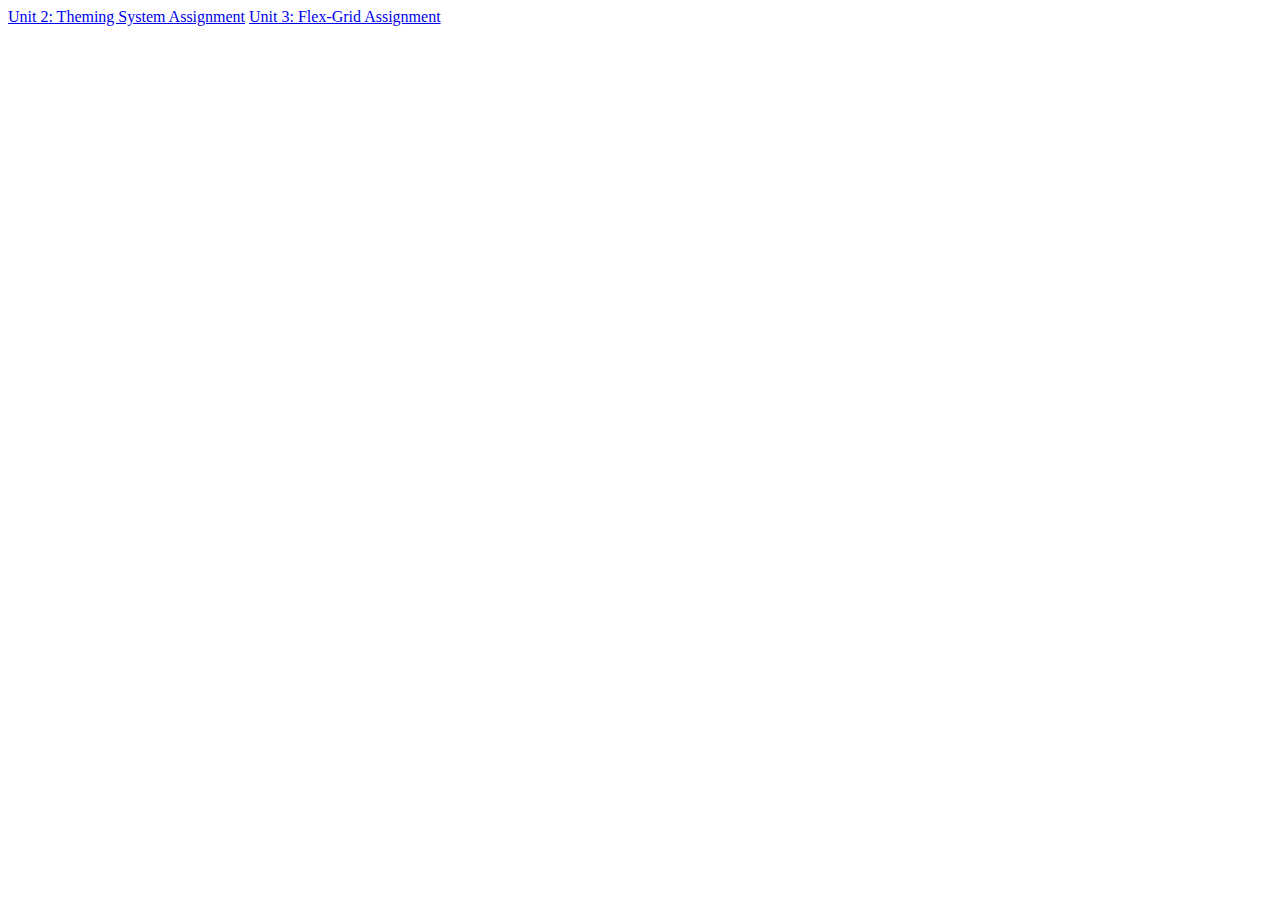
<file: index.html>
<!DOCTYPE html>
<html lang="en">
<head>
    <meta charset="UTF-8">
    <meta name="viewport" content="width=device-width, initial-scale=1.0">
    <title>Document</title>
</head>
<body>
    <header>
        <a href="unit2/theming-system/index.html">Unit 2: Theming System Assignment</a>
        <a href="unit3/flex-grid/index.html">Unit 3: Flex-Grid Assignment</a>
    </header>
</body>
</html>
</file>
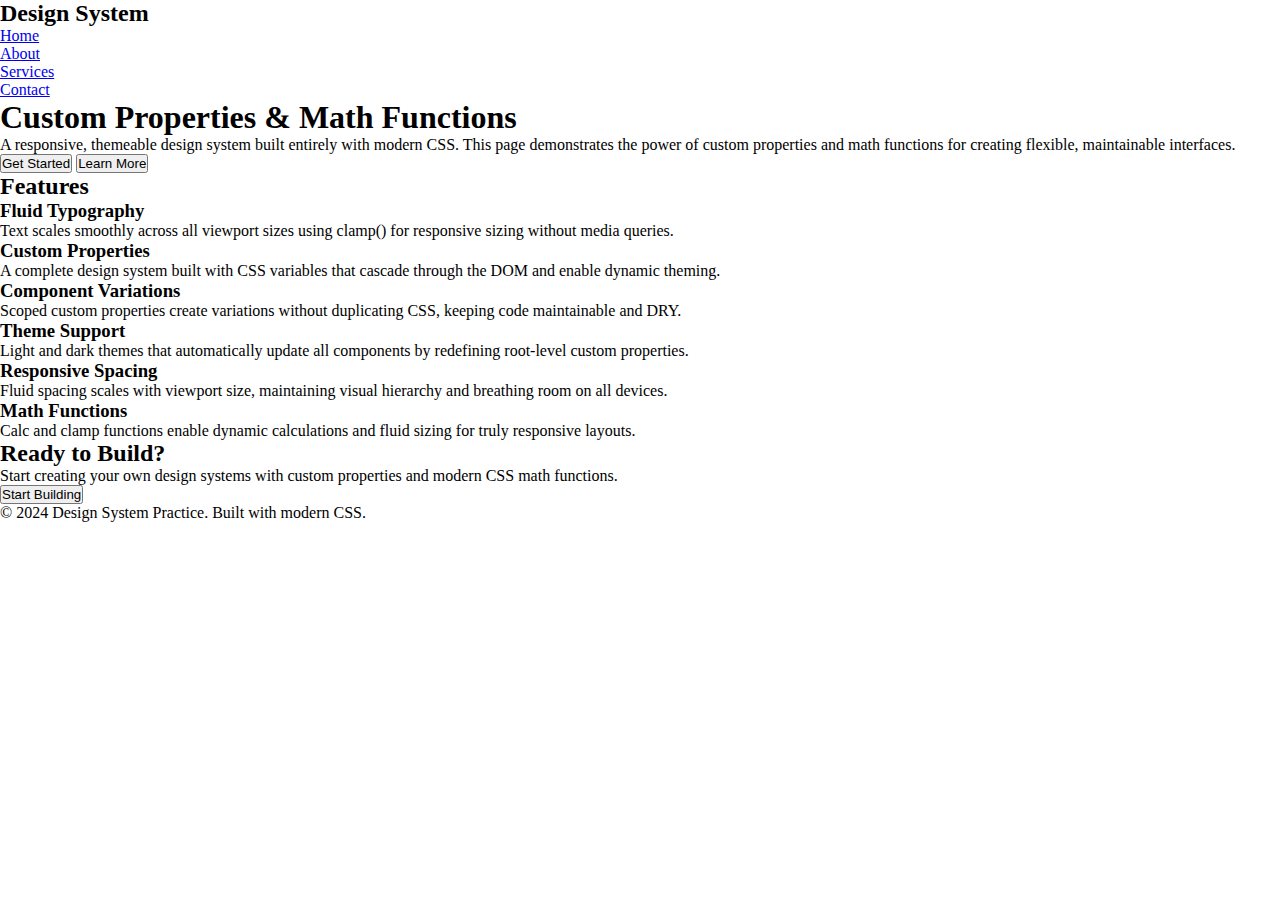
<file: unit1/properties-math-functions/custom-properties-starter.html>
<!DOCTYPE html>
<html lang="en">
<head>
    <meta charset="UTF-8">
    <meta name="viewport" content="width=device-width, initial-scale=1.0">
    <title>Custom Properties Practice</title>
    <style>
        /* Add your CSS here */
        
        /* Basic reset - you can keep or modify this */
        * {
            margin: 0;
            padding: 0;
            box-sizing: border-box;
        }
        
        /* Define your custom properties in :root */
        :root {
            /* Colors */
            
            /* Spacing scale */
            
            /* Typography scale */
            
            /* Layout values */
        }
        
        /* Define dark theme */
        [data-theme="dark"] {
            /* Dark theme color overrides */
        }
        
        /* Your component styles below */
        
    </style>
</head>
<body>
    <nav class="nav">
        <div class="nav-container">
            <h2 class="nav-logo">Design System</h2>
            <ul class="nav-list">
                <li><a href="#home" class="nav-link active">Home</a></li>
                <li><a href="#about" class="nav-link">About</a></li>
                <li><a href="#services" class="nav-link">Services</a></li>
                <li><a href="#contact" class="nav-link">Contact</a></li>
            </ul>
        </div>
    </nav>
    
    <main class="main">
        <section class="hero">
            <div class="container">
                <h1>Custom Properties & Math Functions</h1>
                <p class="hero-text">
                    A responsive, themeable design system built entirely with modern CSS. 
                    This page demonstrates the power of custom properties and math functions 
                    for creating flexible, maintainable interfaces.
                </p>
                <div class="button-group">
                    <button class="btn">Get Started</button>
                    <button class="btn btn-secondary">Learn More</button>
                </div>
            </div>
        </section>
        
        <section class="features">
            <div class="container">
                <h2>Features</h2>
                <div class="card-grid">
                    <article class="card">
                        <h3>Fluid Typography</h3>
                        <p>
                            Text scales smoothly across all viewport sizes using clamp() 
                            for responsive sizing without media queries.
                        </p>
                    </article>
                    
                    <article class="card card-featured">
                        <h3>Custom Properties</h3>
                        <p>
                            A complete design system built with CSS variables that cascade 
                            through the DOM and enable dynamic theming.
                        </p>
                    </article>
                    
                    <article class="card">
                        <h3>Component Variations</h3>
                        <p>
                            Scoped custom properties create variations without duplicating 
                            CSS, keeping code maintainable and DRY.
                        </p>
                    </article>
                    
                    <article class="card card-muted">
                        <h3>Theme Support</h3>
                        <p>
                            Light and dark themes that automatically update all components 
                            by redefining root-level custom properties.
                        </p>
                    </article>
                    
                    <article class="card">
                        <h3>Responsive Spacing</h3>
                        <p>
                            Fluid spacing scales with viewport size, maintaining visual 
                            hierarchy and breathing room on all devices.
                        </p>
                    </article>
                    
                    <article class="card">
                        <h3>Math Functions</h3>
                        <p>
                            Calc and clamp functions enable dynamic calculations and 
                            fluid sizing for truly responsive layouts.
                        </p>
                    </article>
                </div>
            </div>
        </section>
        
        <section class="cta">
            <div class="container">
                <h2>Ready to Build?</h2>
                <p>
                    Start creating your own design systems with custom properties 
                    and modern CSS math functions.
                </p>
                <button class="btn">Start Building</button>
            </div>
        </section>
    </main>
    
    <footer class="footer">
        <div class="container">
            <p>&copy; 2024 Design System Practice. Built with modern CSS.</p>
        </div>
    </footer>
</body>
</html>
</file>
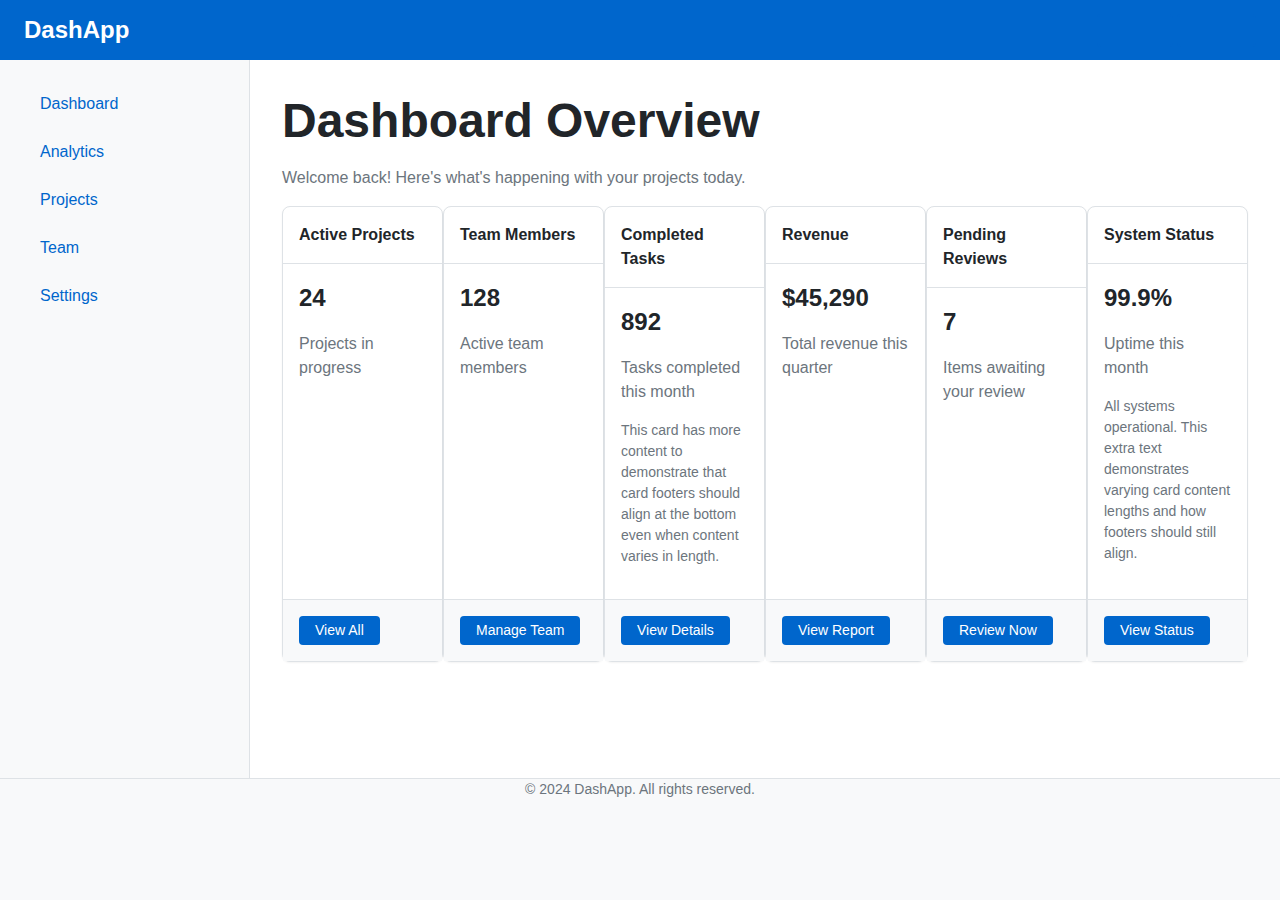
<file: unit2/flexbox-layouts/dashboard.html>
<!DOCTYPE html>
<html lang="en">
<head>
    <meta charset="UTF-8">
    <meta name="viewport" content="width=device-width, initial-scale=1.0">
    <title>Dashboard - Advanced Flexbox Layouts</title>
    <link rel="stylesheet" href="css/main.css">
    <link rel="stylesheet" href="css/layout/dashboard.css">
</head>
<body>
    <div class="dashboard">
        <!-- Header -->
        <header class="dashboard-header">
            <div class="dashboard-logo">DashApp</div>
            <nav class="dashboard-user-menu">
                <a href="#" class="btn btn-small btn-outline">Profile</a>
                <a href="#" class="btn btn-small btn-outline">Logout</a>
            </nav>
        </header>

        <!-- Main Body (Sidebar + Content) -->
        <div class="dashboard-body">
            <!-- Sidebar -->
            <aside class="dashboard-sidebar">
                <nav class="sidebar-nav">
                    <a href="#" class="sidebar-nav-item">Dashboard</a>
                    <a href="#" class="sidebar-nav-item">Analytics</a>
                    <a href="#" class="sidebar-nav-item">Projects</a>
                    <a href="#" class="sidebar-nav-item">Team</a>
                    <a href="#" class="sidebar-nav-item">Settings</a>
                </nav>
            </aside>

            <!-- Main Content -->
            <main class="dashboard-main">
                <h1>Dashboard Overview</h1>
                <p class="text-muted">Welcome back! Here's what's happening with your projects today.</p>

                <!-- Cards Container -->
                <div class="dashboard-cards">
                    <!-- Card 1 -->
                    <article class="dashboard-card">
                        <header class="dashboard-card-header">
                            Active Projects
                        </header>
                        <div class="dashboard-card-body">
                            <p class="text-large text-bold">24</p>
                            <p class="text-muted">Projects in progress</p>
                        </div>
                        <footer class="dashboard-card-footer">
                            <a href="#" class="btn btn-small btn-primary">View All</a>
                        </footer>
                    </article>

                    <!-- Card 2 -->
                    <article class="dashboard-card">
                        <header class="dashboard-card-header">
                            Team Members
                        </header>
                        <div class="dashboard-card-body">
                            <p class="text-large text-bold">128</p>
                            <p class="text-muted">Active team members</p>
                        </div>
                        <footer class="dashboard-card-footer">
                            <a href="#" class="btn btn-small btn-primary">Manage Team</a>
                        </footer>
                    </article>

                    <!-- Card 3 -->
                    <article class="dashboard-card">
                        <header class="dashboard-card-header">
                            Completed Tasks
                        </header>
                        <div class="dashboard-card-body">
                            <p class="text-large text-bold">892</p>
                            <p class="text-muted">Tasks completed this month</p>
                            <p class="text-small text-muted">This card has more content to demonstrate that card footers should align at the bottom even when content varies in length.</p>
                        </div>
                        <footer class="dashboard-card-footer">
                            <a href="#" class="btn btn-small btn-primary">View Details</a>
                        </footer>
                    </article>

                    <!-- Card 4 -->
                    <article class="dashboard-card">
                        <header class="dashboard-card-header">
                            Revenue
                        </header>
                        <div class="dashboard-card-body">
                            <p class="text-large text-bold">$45,290</p>
                            <p class="text-muted">Total revenue this quarter</p>
                        </div>
                        <footer class="dashboard-card-footer">
                            <a href="#" class="btn btn-small btn-primary">View Report</a>
                        </footer>
                    </article>

                    <!-- Card 5 -->
                    <article class="dashboard-card">
                        <header class="dashboard-card-header">
                            Pending Reviews
                        </header>
                        <div class="dashboard-card-body">
                            <p class="text-large text-bold">7</p>
                            <p class="text-muted">Items awaiting your review</p>
                        </div>
                        <footer class="dashboard-card-footer">
                            <a href="#" class="btn btn-small btn-primary">Review Now</a>
                        </footer>
                    </article>

                    <!-- Card 6 -->
                    <article class="dashboard-card">
                        <header class="dashboard-card-header">
                            System Status
                        </header>
                        <div class="dashboard-card-body">
                            <p class="text-large text-bold">99.9%</p>
                            <p class="text-muted">Uptime this month</p>
                            <p class="text-small text-muted">All systems operational. This extra text demonstrates varying card content lengths and how footers should still align.</p>
                        </div>
                        <footer class="dashboard-card-footer">
                            <a href="#" class="btn btn-small btn-primary">View Status</a>
                        </footer>
                    </article>
                </div>
            </main>
        </div>

        <!-- Footer -->
        <footer class="dashboard-footer">
            <p class="text-small text-muted">&copy; 2024 DashApp. All rights reserved.</p>
        </footer>
    </div>
</body>
</html>
</file>
<file: unit2/flexbox-layouts/css/layout/dashboard.css>
/**
 * Dashboard Layout
 * TODO: Implement a dashboard with header, sidebar, main content area, and footer
 * 
 * Requirements:
 * - Header should be fixed height with items positioned using Flexbox
 * - Sidebar should be fixed width (use var(--sidebar-width))
 * - Main content should fill remaining space
 * - Footer should stick to the bottom of the viewport
 * - Cards in main content should use nested Flexbox with sticky footers
 */

/* TODO: Style the dashboard container
 * Hint: Use display: flex with flex-direction: column and min-height: 100vh
 * This creates a full-height column flex container
 */
.dashboard {
    display: flex;
    flex-direction: column;
    min-height: 100vh;
}

/* TODO: Style the dashboard header
 * Hint: Fixed height, use Flexbox to position logo and user menu
 * Use align-items: center for vertical alignment
 * Consider how to push user menu to the right
 */
.dashboard-header {
    display: flex;
    align-items: center;
    height: var(--header-height);
    background-color: var(--color-primary);
    color: white;
    padding: 0 var(--spacing-lg);
}

.dashboard-logo {
    font-size: var(--font-size-large);
    font-weight: var(--font-weight-bold);
}

.dashboard-user-menu {
    margin-left: auto;
}

/* TODO: Style the main body area (sidebar + content)
 * Hint: This should be a Flexbox row that grows to fill available space
 * Use flex: 1 to make this section expand
 */
.dashboard-body {
    display: flex;
    flex: 1;
}

/* TODO: Style the sidebar
 * Hint: Fixed width using var(--sidebar-width)
 * Use flex-shrink: 0 to prevent it from shrinking
 * Sidebar navigation items should stack vertically
 */
.dashboard-sidebar {
    width: var(--sidebar-width);
    flex-shrink: 0;
    background-color: var(--color-surface);
    border-right: 1px solid var(--color-border);
    padding: var(--spacing-lg);
}

.sidebar-nav {
    display: flex;
    flex-direction: column;
}

.sidebar-nav-item {
    padding: var(--spacing-sm) var(--spacing-med);
    border-radius: var(--radius-sm);
    margin-bottom: var(--spacing-sm);
    display: block;
}

.sidebar-nav-item:hover {
    background-color: var(--color-border);
}

/* TODO: Style the main content area
 * Hint: Should grow to fill remaining width
 * Use flex: 1 to expand
 */
.dashboard-main {
    display: flex;
    flex-direction: column;
    flex: 1;
    padding: var(--spacing-xl);
}

/* TODO: Style the cards container
 * Hint: Consider using Flexbox with flex-wrap or CSS Grid
 * Cards should be arranged in a responsive grid pattern
 */
.dashboard-cards {
    display: flex;
    flex-wrap: wrap;
    justify-content: space-evenly;
}

/* TODO: Style individual cards with nested Flexbox
 * Hint: Each card should be a flex container with flex-direction: column
 * The card body should use flex: 1 to push the footer to the bottom
 * This is the sticky footer pattern from the reading
 */
.dashboard-card {
    display: flex;
    flex: 1;
    flex-direction: column;
    background-color: white;
    border: 1px solid var(--color-border);
    border-radius: var(--radius-med);
    box-shadow: var(--shadow-sm);
}

.dashboard-card-header {
    padding: var(--spacing-med);
    border-bottom: 1px solid var(--color-border);
    font-weight: var(--font-weight-bold);
}

.dashboard-card-body {
    display: flex;
    flex-direction: column;
    flex: 1;
    padding: var(--spacing-med);
}

.dashboard-card-footer {
    /* Your code here - this should stay at the bottom */
    padding: var(--spacing-med);
    border-top: 1px solid var(--color-border);
    background-color: var(--color-surface);
}

/* TODO: Style the dashboard footer
 * Hint: Fixed height that stays at bottom
 * Use Flexbox to center content if needed
 */
.dashboard-footer {
    display: flex;
    flex: 1;
    justify-content: center;
    height: 60px;
    background-color: var(--color-surface);
    border-top: 1px solid var(--color-border);
    padding: 0 var(--spacing-lg);
}
</file>
<file: unit2/flexbox-layouts/css/main.css>
/**
 * Main CSS Entry Point
 * Imports all component styles in the correct order
 */

/* Base Styles */
@import 'base/variables.css';
@import 'base/reset.css';
@import 'base/typography.css';

/* Components */
@import 'components/buttons.css';

/* Layouts - Import the one you need for each page */
/* @import 'layout/dashboard.css'; */
/* @import 'layout/product.css'; */
/* @import 'layout/article.css'; */
</file>
